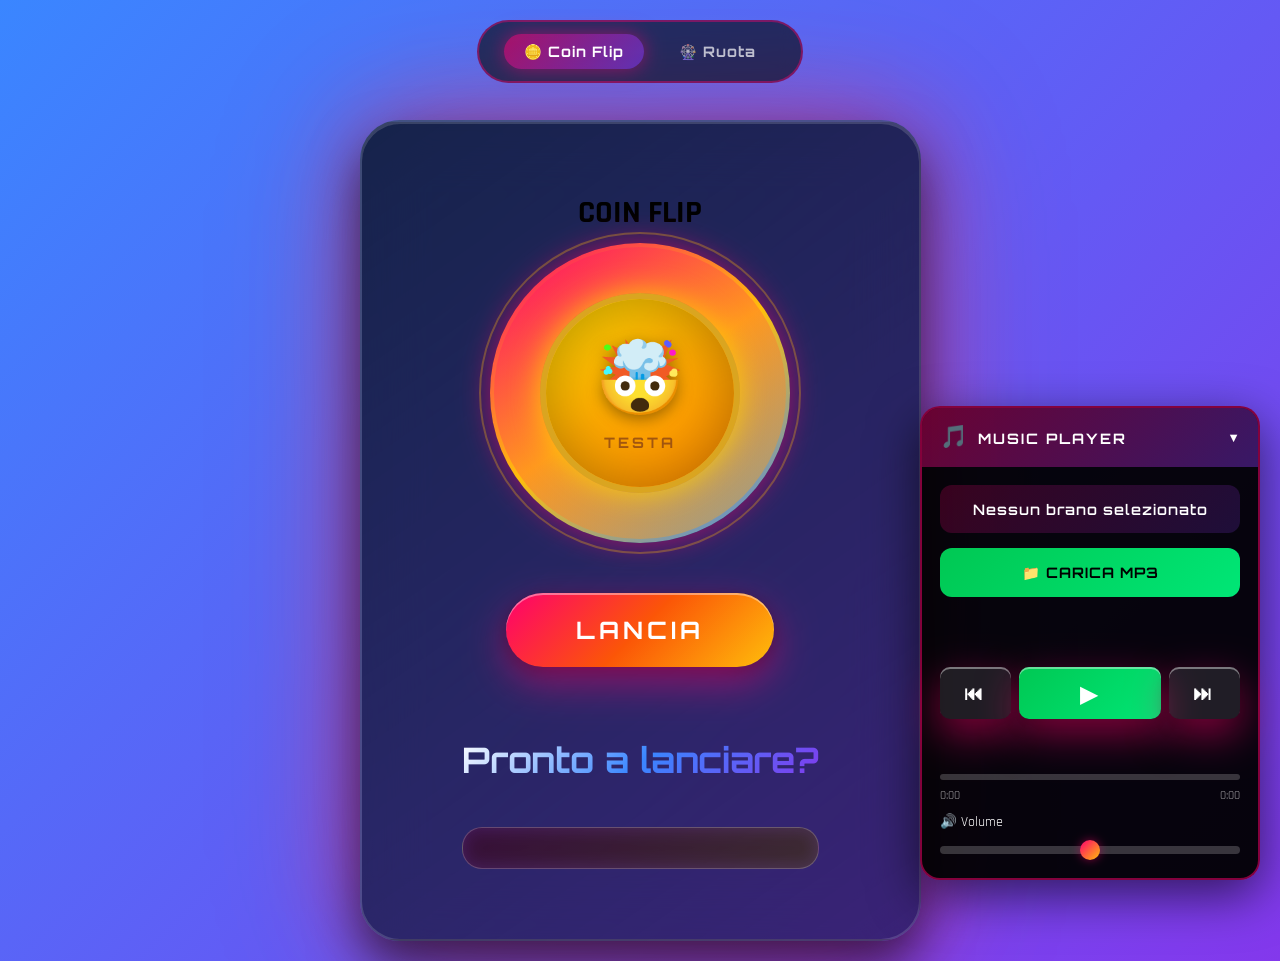
<file: index.html>
<!DOCTYPE html>
<html lang="it">
<head>
    <meta charset="UTF-8">
    <meta name="viewport" content="width=device-width, initial-scale=1.0">
    <title>Lancio della Moneta | Coin Flip</title>
    <link rel="stylesheet" href="style.css">
</head>
<body>
    <nav class="nav-bar">
        <a href="index.html" class="nav-link active">🪙 Coin Flip</a>
        <a href="wheel.html" class="nav-link">🎡 Ruota</a>
    </nav>
    
    <div class="container">
        <h1>COIN FLIP</h1>
        
        <div class="coin-container">
            <div class="coin-ring"></div>
            <div class="coin" id="coin">
                <div class="coin-face coin-head">
                    <div class="coin-inner">
                        <div class="coin-symbol">🤯</div>
                        <div class="coin-label">TESTA</div>
                    </div>
                </div>
                <div class="coin-face coin-tail">
                    <div class="coin-inner">
                        <div class="coin-symbol">❌</div>
                        <div class="coin-label">CROCE</div>
                    </div>
                </div>
            </div>
        </div>
        
        <button onclick="lancia()" id="btn-lancia">LANCIA</button>
        
        <p id="ris">Pronto a lanciare?</p>
        
        <div class="stats">
            <span id="stats-text"></span>
        </div>
    </div>
    
    <div class="music-player">
        <div class="music-header" onclick="togglePlayer()">
            <span>🎵</span>
            <span class="music-title">MUSIC PLAYER</span>
            <span id="toggleIcon">▼</span>
        </div>
        <div class="music-body" id="musicBody">
            <div class="now-playing">
                <div class="track-name" id="trackName">Nessun brano selezionato</div>
            </div>
            
            <label class="upload-btn">
                📁 CARICA MP3
                <input type="file" id="audioFile" accept="audio/*" multiple onchange="handleFiles(event)" hidden>
            </label>
            
            <div class="playlist" id="playlist"></div>
            
            <div class="audio-controls-main">
                <button onclick="previousTrack()" class="control-btn nav">⏮</button>
                <button onclick="togglePlay()" id="playBtn" class="control-btn play">▶</button>
                <button onclick="nextTrack()" class="control-btn nav">⏭</button>
            </div>
            
            <div class="progress-container">
                <div class="progress-bar" id="progressBar"></div>
            </div>
            <div class="time-info">
                <span id="currentTime">0:00</span>
                <span id="duration">0:00</span>
            </div>
            
            <div class="volume-box">
                <label>🔊 Volume</label>
                <input type="range" id="volumeSlider" min="0" max="100" value="50" onchange="changeVolume()">
            </div>
        </div>
    </div>

    <script src="script.js"></script>
</body>
</html>
</file>
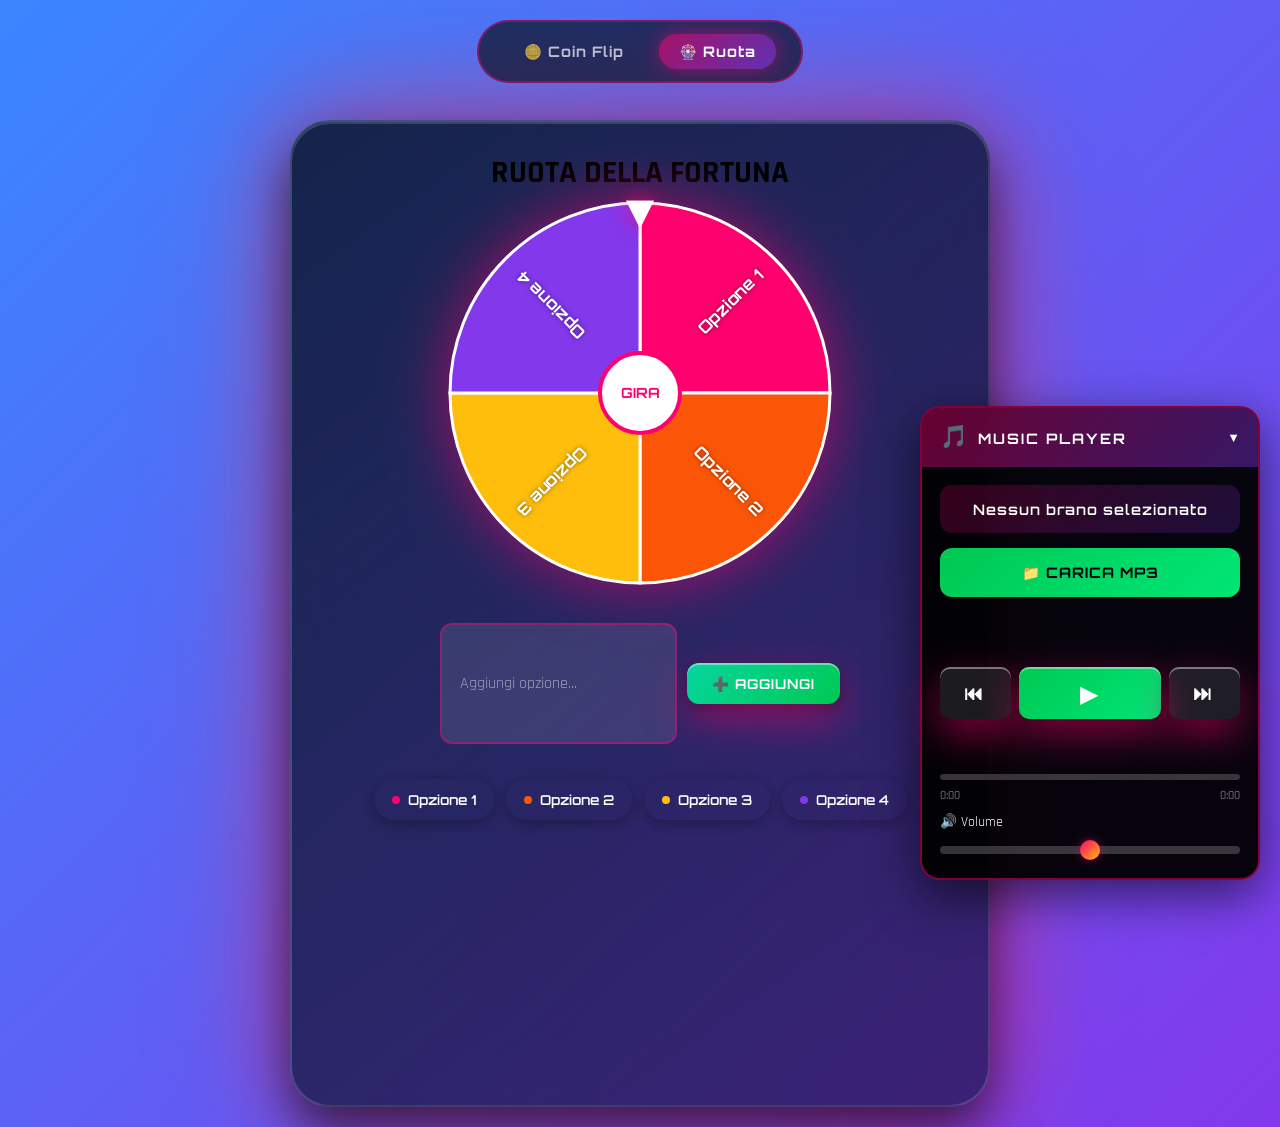
<file: wheel.html>
<!DOCTYPE html>
<html lang="it">
<head>
    <meta charset="UTF-8">
    <meta name="viewport" content="width=device-width, initial-scale=1.0">
    <title>Ruota della Fortuna</title>
    <link rel="stylesheet" href="style.css">
</head>
<body>
    <nav class="nav-bar">
        <a href="index.html" class="nav-link">🪙 Coin Flip</a>
        <a href="wheel.html" class="nav-link active">🎡 Ruota</a>
    </nav>
    
    <div class="container wheel-container">
        <h1>RUOTA DELLA FORTUNA</h1>
        
        <div class="wheel-wrapper">
            <div class="pointer">▼</div>
            <canvas id="wheelCanvas" width="400" height="400"></canvas>
        </div>
        
        <div class="wheel-controls">
            <div class="input-section">
                <input type="text" id="optionInput" placeholder="Aggiungi opzione..." maxlength="30">
                <button onclick="addOption()" class="add-btn">➕ AGGIUNGI</button>
            </div>
            
            <div class="options-list" id="optionsList"></div>
            
            <div class="result-display" id="resultDisplay"></div>
        </div>
    </div>
    
    <div class="music-player">
        <div class="music-header" onclick="togglePlayer()">
            <span>🎵</span>
            <span class="music-title">MUSIC PLAYER</span>
            <span id="toggleIcon">▼</span>
        </div>
        <div class="music-body" id="musicBody">
            <div class="now-playing">
                <div class="track-name" id="trackName">Nessun brano selezionato</div>
            </div>
            
            <label class="upload-btn">
                📁 CARICA MP3
                <input type="file" id="audioFile" accept="audio/*" multiple onchange="handleFiles(event)" hidden>
            </label>
            
            <div class="playlist" id="playlist"></div>
            
            <div class="audio-controls-main">
                <button onclick="previousTrack()" class="control-btn nav">⏮</button>
                <button onclick="togglePlay()" id="playBtn" class="control-btn play">▶</button>
                <button onclick="nextTrack()" class="control-btn nav">⏭</button>
            </div>
            
            <div class="progress-container">
                <div class="progress-bar" id="progressBar"></div>
            </div>
            <div class="time-info">
                <span id="currentTime">0:00</span>
                <span id="duration">0:00</span>
            </div>
            
            <div class="volume-box">
                <label>🔊 Volume</label>
                <input type="range" id="volumeSlider" min="0" max="100" value="50" onchange="changeVolume()">
            </div>
        </div>
    </div>

    <script src="script.js"></script>
    <script src="wheel.js"></script>
</body>
</html>
</file>
<file: style.css>
@import url('https://fonts.googleapis.com/css2?family=Orbitron:wght@400;700;900&family=Rajdhani:wght@300;500;700&display=swap');

* {
    margin: 0;
    padding: 0;
    box-sizing: border-box;
}

body {
    min-height: 100vh;
    display: flex;
    flex-direction: column;
    align-items: center;
    justify-content: center;
    font-family: 'Rajdhani', sans-serif;
    background: linear-gradient(-45deg, #ff006e, #fb5607, #ffbe0b, #8338ec, #3a86ff);
    background-size: 400% 400%;
    animation: gradientShift 15s ease infinite;
    overflow-x: hidden;
    overflow-y: auto;
    padding-top: 100px;
}

@keyframes gradientShift {
    0% { background-position: 0% 50%; }
    50% { background-position: 100% 50%; }
    100% { background-position: 0% 50%; }
}

.container {
    position: relative;
    background: linear-gradient(145deg, rgba(0, 0, 0, 0.7) 0%, rgba(0, 0, 0, 0.5) 100%);
    backdrop-filter: blur(30px);
    border-radius: 40px;
    padding: 70px 100px;
    box-shadow: 
        0 25px 50px rgba(0, 0, 0, 0.6),
        0 0 100px rgba(255, 0, 110, 0.4),
        0 0 150px rgba(251, 86, 7, 0.3),
        inset 0 2px 0 rgba(255, 255, 255, 0.15);
    border: 2px solid rgba(255, 255, 255, 0.15);
    text-align: center;
    margin: 20px;
    max-width: 600px;
}
}

h1 {
    font-family: 'Orbitron', sans-serif;
    font-size: 3.5rem;
    font-weight: 900;
    background: linear-gradient(135deg, #ff006e 0%, #fb5607 25%, #ffbe0b 50%, #8338ec 75%, #3a86ff 100%);
    -webkit-background-clip: text;
    -webkit-text-fill-color: transparent;
    background-clip: text;
    margin-bottom: 20px;
    letter-spacing: 6px;
    filter: drop-shadow(0 0 40px rgba(255, 0, 110, 0.9));
    animation: titlePulse 3s ease-in-out infinite;
}

@keyframes titlePulse {
    0%, 100% { filter: drop-shadow(0 0 40px rgba(255, 0, 110, 0.9)); }
    50% { filter: drop-shadow(0 0 60px rgba(255, 190, 11, 1)); }
}

.coin-container {
    position: relative;
    width: 240px;
    height: 240px;
    margin: 40px auto;
    display: flex;
    align-items: center;
    justify-content: center;
    perspective: 1200px;
}

.coin-ring {
    position: absolute;
    width: 300px;
    height: 300px;
    border-radius: 50%;
    border: 4px solid transparent;
    background: linear-gradient(145deg, rgba(255, 0, 110, 0.4), rgba(255, 190, 11, 0.4)) padding-box,
                linear-gradient(145deg, #ff006e, #ffbe0b, #3a86ff) border-box;
    animation: ringRotate 3s linear infinite;
    box-shadow: 0 0 30px rgba(255, 0, 110, 0.6);
}

@keyframes ringRotate {
    0% { transform: rotate(0deg); }
    100% { transform: rotate(360deg); }
}

.coin-ring::before {
    content: '';
    position: absolute;
    top: -15px;
    left: -15px;
    right: -15px;
    bottom: -15px;
    border-radius: 50%;
    border: 2px solid rgba(255, 190, 11, 0.3);
    animation: ringRotate 6s linear infinite reverse;
}

.coin {
    width: 200px;
    height: 200px;
    position: relative;
    transform-style: preserve-3d;
    transition: transform 0.1s;
}

.coin.flipping {
    animation: coinFlip 0.15s linear infinite;
}

@keyframes coinFlip {
    0% { transform: rotateY(0deg) rotateX(0deg); }
    25% { transform: rotateY(90deg) rotateX(10deg); }
    50% { transform: rotateY(180deg) rotateX(0deg); }
    75% { transform: rotateY(270deg) rotateX(-10deg); }
    100% { transform: rotateY(360deg) rotateX(0deg); }
}

.coin.landing-head {
    animation: landHead 1s cubic-bezier(0.68, -0.55, 0.265, 1.55) forwards;
}

.coin.landing-tail {
    animation: landTail 1s cubic-bezier(0.68, -0.55, 0.265, 1.55) forwards;
}

@keyframes landHead {
    0% { transform: rotateY(1800deg) rotateX(20deg) scale(0.5); }
    50% { transform: rotateY(0deg) rotateX(-10deg) scale(1.1); }
    70% { transform: rotateY(0deg) rotateX(5deg) scale(1); }
    100% { transform: rotateY(0deg) rotateX(0deg) scale(1); }
}

@keyframes landTail {
    0% { transform: rotateY(1800deg) rotateX(20deg) scale(0.5); }
    50% { transform: rotateY(180deg) rotateX(-10deg) scale(1.1); }
    70% { transform: rotateY(180deg) rotateX(5deg) scale(1); }
    100% { transform: rotateY(180deg) rotateX(0deg) scale(1); }
}

.coin-face {
    position: absolute;
    width: 100%;
    height: 100%;
    border-radius: 50%;
    backface-visibility: hidden;
    display: flex;
    align-items: center;
    justify-content: center;
    box-shadow: 
        0 0 30px rgba(255, 215, 0, 0.8),
        inset 0 0 60px rgba(0, 0, 0, 0.3);
}

.coin-head {
    background: linear-gradient(145deg, #ffd700 0%, #ffaa00 50%, #ff8c00 100%);
    border: 6px solid #daa520;
}

.coin-tail {
    background: linear-gradient(145deg, #c0c0c0 0%, #a8a8a8 50%, #909090 100%);
    border: 6px solid #808080;
    transform: rotateY(180deg);
}

.coin-inner {
    display: flex;
    flex-direction: column;
    align-items: center;
    justify-content: center;
}

.coin-symbol {
    font-size: 4.5rem;
    margin-bottom: 5px;
    filter: drop-shadow(0 4px 8px rgba(0, 0, 0, 0.4));
}

.coin-label {
    font-family: 'Orbitron', sans-serif;
    font-size: 0.9rem;
    font-weight: 700;
    color: rgba(0, 0, 0, 0.7);
    letter-spacing: 3px;
    text-transform: uppercase;
}

.coin-head .coin-label {
    color: rgba(139, 69, 19, 0.8);
}

.coin-tail .coin-label {
    color: rgba(50, 50, 50, 0.8);
}

button {
    position: relative;
    background: linear-gradient(135deg, #ff006e 0%, #fb5607 50%, #ffbe0b 100%);
    color: white;
    border: none;
    padding: 22px 70px;
    font-size: 1.5rem;
    font-weight: 700;
    font-family: 'Orbitron', sans-serif;
    border-radius: 60px;
    cursor: pointer;
    margin: 40px 0;
    box-shadow: 
        0 15px 40px rgba(255, 0, 110, 0.5),
        0 5px 15px rgba(0, 0, 0, 0.4),
        inset 0 2px 0 rgba(255, 255, 255, 0.4);
    transition: all 0.4s cubic-bezier(0.68, -0.55, 0.265, 1.55);
    letter-spacing: 4px;
    text-transform: uppercase;
    overflow: hidden;
}

button::before {
    content: '';
    position: absolute;
    top: 0;
    left: -100%;
    width: 100%;
    height: 100%;
    background: linear-gradient(90deg, transparent, rgba(255, 255, 255, 0.4), transparent);
    transition: left 0.5s;
}

button:hover::before {
    left: 100%;
}

button:hover {
    transform: translateY(-8px) scale(1.05);
    box-shadow: 
        0 25px 60px rgba(255, 0, 110, 0.7),
        0 10px 30px rgba(0, 0, 0, 0.5),
        inset 0 2px 0 rgba(255, 255, 255, 0.5);
}

button:active {
    transform: translateY(-4px) scale(1.02);
}

button:disabled {
    opacity: 0.7;
    cursor: not-allowed;
    transform: none;
}

#ris {
    font-family: 'Orbitron', sans-serif;
    font-size: 2.2rem;
    font-weight: 700;
    background: linear-gradient(135deg, #fff 0%, #3a86ff 50%, #8338ec 100%);
    -webkit-background-clip: text;
    -webkit-text-fill-color: transparent;
    background-clip: text;
    margin-top: 30px;
    min-height: 50px;
    animation: resultGlow 2s ease-in-out infinite;
}

@keyframes resultGlow {
    0%, 100% { filter: drop-shadow(0 0 15px rgba(58, 134, 255, 0.6)); }
    50% { filter: drop-shadow(0 0 30px rgba(131, 56, 236, 0.9)); }
}

.stats {
    margin-top: 40px;
    padding: 20px 40px;
    background: linear-gradient(135deg, rgba(255, 0, 110, 0.15) 0%, rgba(255, 190, 11, 0.15) 100%);
    border-radius: 20px;
    border: 1px solid rgba(255, 255, 255, 0.2);
    backdrop-filter: blur(10px);
}

.stats span {
    font-family: 'Rajdhani', sans-serif;
    font-size: 1.1rem;
    font-weight: 500;
    color: rgba(255, 255, 255, 0.95);
    letter-spacing: 1px;
}

.confetti {
    position: fixed;
    pointer-events: none;
    z-index: 1000;
}

@keyframes confettiFall {
    0% {
        transform: translateY(-100vh) rotate(0deg);
        opacity: 1;
    }
    100% {
        transform: translateY(100vh) rotate(720deg);
        opacity: 0;
    }
}

.music-player {
    position: fixed;
    bottom: 20px;
    right: 20px;
    width: 340px;
    background: rgba(0, 0, 0, 0.95);
    border-radius: 20px;
    border: 2px solid rgba(255, 0, 110, 0.5);
    box-shadow: 0 15px 50px rgba(0, 0, 0, 0.6);
    z-index: 100;
}

.music-header {
    padding: 15px 18px;
    background: linear-gradient(135deg, rgba(255, 0, 110, 0.4) 0%, rgba(131, 56, 236, 0.4) 100%);
    cursor: pointer;
    display: flex;
    align-items: center;
    gap: 10px;
    border-radius: 18px 18px 0 0;
    font-size: 1.4rem;
    transition: all 0.3s;
}

.music-header:hover {
    background: linear-gradient(135deg, rgba(255, 0, 110, 0.5) 0%, rgba(131, 56, 236, 0.5) 100%);
}

.music-title {
    font-family: 'Orbitron', sans-serif;
    font-size: 0.9rem;
    font-weight: 700;
    color: #fff;
    letter-spacing: 2px;
    flex: 1;
}

#toggleIcon {
    color: #fff;
    font-size: 0.8rem;
    transition: transform 0.3s;
}

.music-body {
    padding: 18px;
}

.music-body.hidden {
    display: none;
}

.now-playing {
    background: linear-gradient(135deg, rgba(255, 0, 110, 0.2) 0%, rgba(131, 56, 236, 0.2) 100%);
    padding: 15px;
    border-radius: 12px;
    margin-bottom: 15px;
    text-align: center;
}

.track-name {
    font-family: 'Orbitron', sans-serif;
    font-size: 0.9rem;
    color: #fff;
    font-weight: 600;
    letter-spacing: 1px;
}

.upload-btn {
    display: block;
    width: 100%;
    padding: 15px;
    background: linear-gradient(135deg, #00c853, #00e676);
    color: #000;
    text-align: center;
    border-radius: 12px;
    cursor: pointer;
    font-family: 'Orbitron', sans-serif;
    font-size: 0.9rem;
    font-weight: 700;
    letter-spacing: 1px;
    margin-bottom: 15px;
    transition: all 0.3s;
}

.upload-btn:hover {
    transform: scale(1.02);
    box-shadow: 0 5px 20px rgba(0, 200, 83, 0.4);
}

.playlist {
    max-height: 150px;
    overflow-y: auto;
    margin-bottom: 15px;
}

.playlist-item {
    display: flex;
    align-items: center;
    padding: 10px 12px;
    margin-bottom: 5px;
    background: rgba(255, 255, 255, 0.05);
    border-radius: 8px;
    cursor: pointer;
    transition: all 0.3s;
}

.playlist-item:hover {
    background: rgba(255, 0, 110, 0.2);
}

.playlist-item.active {
    background: linear-gradient(135deg, rgba(255, 0, 110, 0.4) 0%, rgba(131, 56, 236, 0.4) 100%);
    border-left: 3px solid #ff006e;
}

.track-number {
    color: rgba(255, 255, 255, 0.5);
    font-size: 0.8rem;
    margin-right: 10px;
    font-family: 'Rajdhani', sans-serif;
}

.track-title {
    color: #fff;
    font-size: 0.85rem;
    font-family: 'Rajdhani', sans-serif;
    font-weight: 600;
}

.audio-controls-main {
    display: grid;
    grid-template-columns: 1fr 2fr 1fr;
    gap: 8px;
    margin-bottom: 15px;
}

.control-btn {
    padding: 12px;
    font-size: 1.2rem;
    border: none;
    border-radius: 10px;
    cursor: pointer;
    transition: all 0.3s;
    display: flex;
    align-items: center;
    justify-content: center;
}

.control-btn.play {
    background: linear-gradient(135deg, #00c853, #00e676);
    font-size: 1.4rem;
}

.control-btn.nav {
    background: rgba(255, 255, 255, 0.1);
    color: #fff;
}

.control-btn:hover {
    transform: scale(1.05);
}

.progress-container {
    width: 100%;
    height: 6px;
    background: rgba(255, 255, 255, 0.2);
    border-radius: 3px;
    cursor: pointer;
    margin-bottom: 8px;
}

.progress-bar {
    height: 100%;
    background: linear-gradient(90deg, #ff006e, #ffbe0b);
    border-radius: 3px;
    width: 0%;
    transition: width 0.1s linear;
}

.time-info {
    display: flex;
    justify-content: space-between;
    color: rgba(255, 255, 255, 0.6);
    font-size: 0.75rem;
    margin-bottom: 10px;
    font-family: 'Rajdhani', sans-serif;
}

.volume-box {
    margin-top: 10px;
}

.volume-box label {
    display: block;
    color: #fff;
    font-size: 0.85rem;
    margin-bottom: 8px;
    font-family: 'Rajdhani', sans-serif;
}

.volume-box input[type="range"] {
    width: 100%;
    height: 8px;
    border-radius: 4px;
    outline: none;
    -webkit-appearance: none;
    background: rgba(255, 255, 255, 0.2);
}

.volume-box input[type="range"]::-webkit-slider-thumb {
    -webkit-appearance: none;
    width: 20px;
    height: 20px;
    border-radius: 50%;
    background: linear-gradient(135deg, #ff006e, #ffbe0b);
    cursor: pointer;
    box-shadow: 0 0 10px rgba(255, 0, 110, 0.5);
}

@media (max-width: 768px) {
    .container {
        padding: 40px 30px;
        margin: 20px;
    }
    
    h1 {
        font-size: 2rem;
    }
    
    button {
        padding: 18px 50px;
        font-size: 1.2rem;
    }
    
    #ris {
        font-size: 1.5rem;
    }
    
    .coin-container {
        width: 180px;
        height: 180px;
    }
    
    .coin {
        width: 150px;
        height: 150px;
    }
    
    .coin-ring {
        width: 220px;
        height: 220px;
    }
    
    .coin-symbol {
        font-size: 3.5rem;
    }
    
    .coin-label {
        font-size: 0.7rem;
    }
    
    .music-player {
        width: calc(100% - 40px);
        left: 20px;
        right: 20px;
    }
}

.nav-bar {
    position: fixed;
    top: 20px;
    left: 50%;
    transform: translateX(-50%);
    display: flex;
    gap: 15px;
    z-index: 200;
    background: rgba(0, 0, 0, 0.6);
    padding: 12px 25px;
    border-radius: 50px;
    border: 2px solid rgba(255, 0, 110, 0.4);
    backdrop-filter: blur(10px);
}

.nav-link {
    font-family: 'Orbitron', sans-serif;
    font-size: 0.9rem;
    font-weight: 700;
    color: rgba(255, 255, 255, 0.7);
    text-decoration: none;
    padding: 8px 20px;
    border-radius: 25px;
    transition: all 0.3s;
    letter-spacing: 1px;
}

.nav-link:hover {
    color: #fff;
    background: rgba(255, 0, 110, 0.3);
}

.nav-link.active {
    color: #fff;
    background: linear-gradient(135deg, rgba(255, 0, 110, 0.6) 0%, rgba(131, 56, 236, 0.6) 100%);
    box-shadow: 0 0 20px rgba(255, 0, 110, 0.5);
}

.wheel-container {
    padding: 30px 30px 150px;
    margin-bottom: 20px;
    max-width: 700px;
    width: 95%;
    animation: none;
}

.wheel-wrapper {
    position: relative;
    display: flex;
    justify-content: center;
    margin-bottom: 30px;
    width: 100%;
}

#wheelCanvas {
    filter: drop-shadow(0 0 30px rgba(255, 0, 110, 0.6));
    max-width: 100%;
    height: auto;
}

.pointer {
    position: absolute;
    top: -10px;
    left: 50%;
    transform: translateX(-50%);
    font-size: 3rem;
    color: #fff;
    text-shadow: 0 0 20px rgba(255, 0, 110, 0.8);
    z-index: 10;
}

.wheel-controls {
    text-align: center;
}

.input-section {
    display: flex;
    gap: 10px;
    margin-bottom: 15px;
    max-width: 400px;
    margin-left: auto;
    margin-right: auto;
}

.input-section input {
    flex: 1;
    padding: 12px 18px;
    border: 2px solid rgba(255, 0, 110, 0.4);
    border-radius: 12px;
    background: rgba(255, 255, 255, 0.1);
    color: #fff;
    font-size: 1rem;
    font-family: 'Rajdhani', sans-serif;
    outline: none;
    transition: all 0.3s;
}

.input-section input::placeholder {
    color: rgba(255, 255, 255, 0.5);
}

.input-section input:focus {
    border-color: #ff006e;
    background: rgba(255, 255, 255, 0.15);
}

.add-btn {
    padding: 12px 25px;
    background: linear-gradient(135deg, #06d6a0, #00c853);
    color: #fff;
    border: none;
    border-radius: 12px;
    font-family: 'Orbitron', sans-serif;
    font-size: 0.85rem;
    font-weight: 700;
    cursor: pointer;
    transition: all 0.3s;
    letter-spacing: 1px;
}

.add-btn:hover {
    transform: scale(1.05);
    box-shadow: 0 5px 20px rgba(6, 214, 160, 0.5);
}

.options-list {
    display: flex;
    flex-wrap: wrap;
    gap: 12px;
    justify-content: center;
    margin: 25px auto;
    max-width: 100%;
    padding: 10px;
}

.option-item {
    display: inline-flex;
    align-items: center;
    gap: 8px;
    padding: 12px 18px;
    border-radius: 25px;
    font-family: 'Orbitron', sans-serif;
    font-size: 0.85rem;
    font-weight: 600;
    color: #fff;
    cursor: pointer;
    transition: all 0.3s;
    box-shadow: 0 4px 15px rgba(0, 0, 0, 0.3);
    position: relative;
}

.option-item:hover {
    transform: translateY(-3px) scale(1.05);
    box-shadow: 0 8px 25px rgba(0, 0, 0, 0.4);
}

.option-color {
    width: 8px;
    height: 8px;
    border-radius: 50%;
    background: #fff;
}

.option-text {
    color: #fff;
    font-weight: 600;
}

.remove-btn {
    position: absolute;
    top: -4px;
    right: -4px;
    width: 14px;
    height: 14px;
    border-radius: 50%;
    border: none;
    background: rgba(244, 67, 54, 0.8);
    color: #fff;
    font-size: 0.5rem;
    cursor: pointer;
    transition: all 0.3s;
    display: flex;
    align-items: center;
    justify-content: center;
    opacity: 0;
    line-height: 1;
}

.option-item:hover .remove-btn {
    opacity: 1;
}

.remove-btn:hover {
    transform: scale(1.3);
    background: #f44336;
}

.result-display {
    min-height: 100px;
    margin-top: 20px;
}

.result-label {
    font-family: 'Rajdhani', sans-serif;
    font-size: 1.2rem;
    color: rgba(255, 255, 255, 0.7);
    margin-bottom: 10px;
}

.result-value {
    font-family: 'Orbitron', sans-serif;
    font-size: 2rem;
    font-weight: 700;
    background: linear-gradient(135deg, #ffd700 0%, #ffbe0b 50%, #ff006e 100%);
    -webkit-background-clip: text;
    -webkit-text-fill-color: transparent;
    background-clip: text;
    animation: resultPulse 1s ease-in-out infinite;
}

@keyframes resultPulse {
    0%, 100% { filter: drop-shadow(0 0 20px rgba(255, 215, 0, 0.8)); }
    50% { filter: drop-shadow(0 0 40px rgba(255, 0, 110, 1)); }
}
</file>
